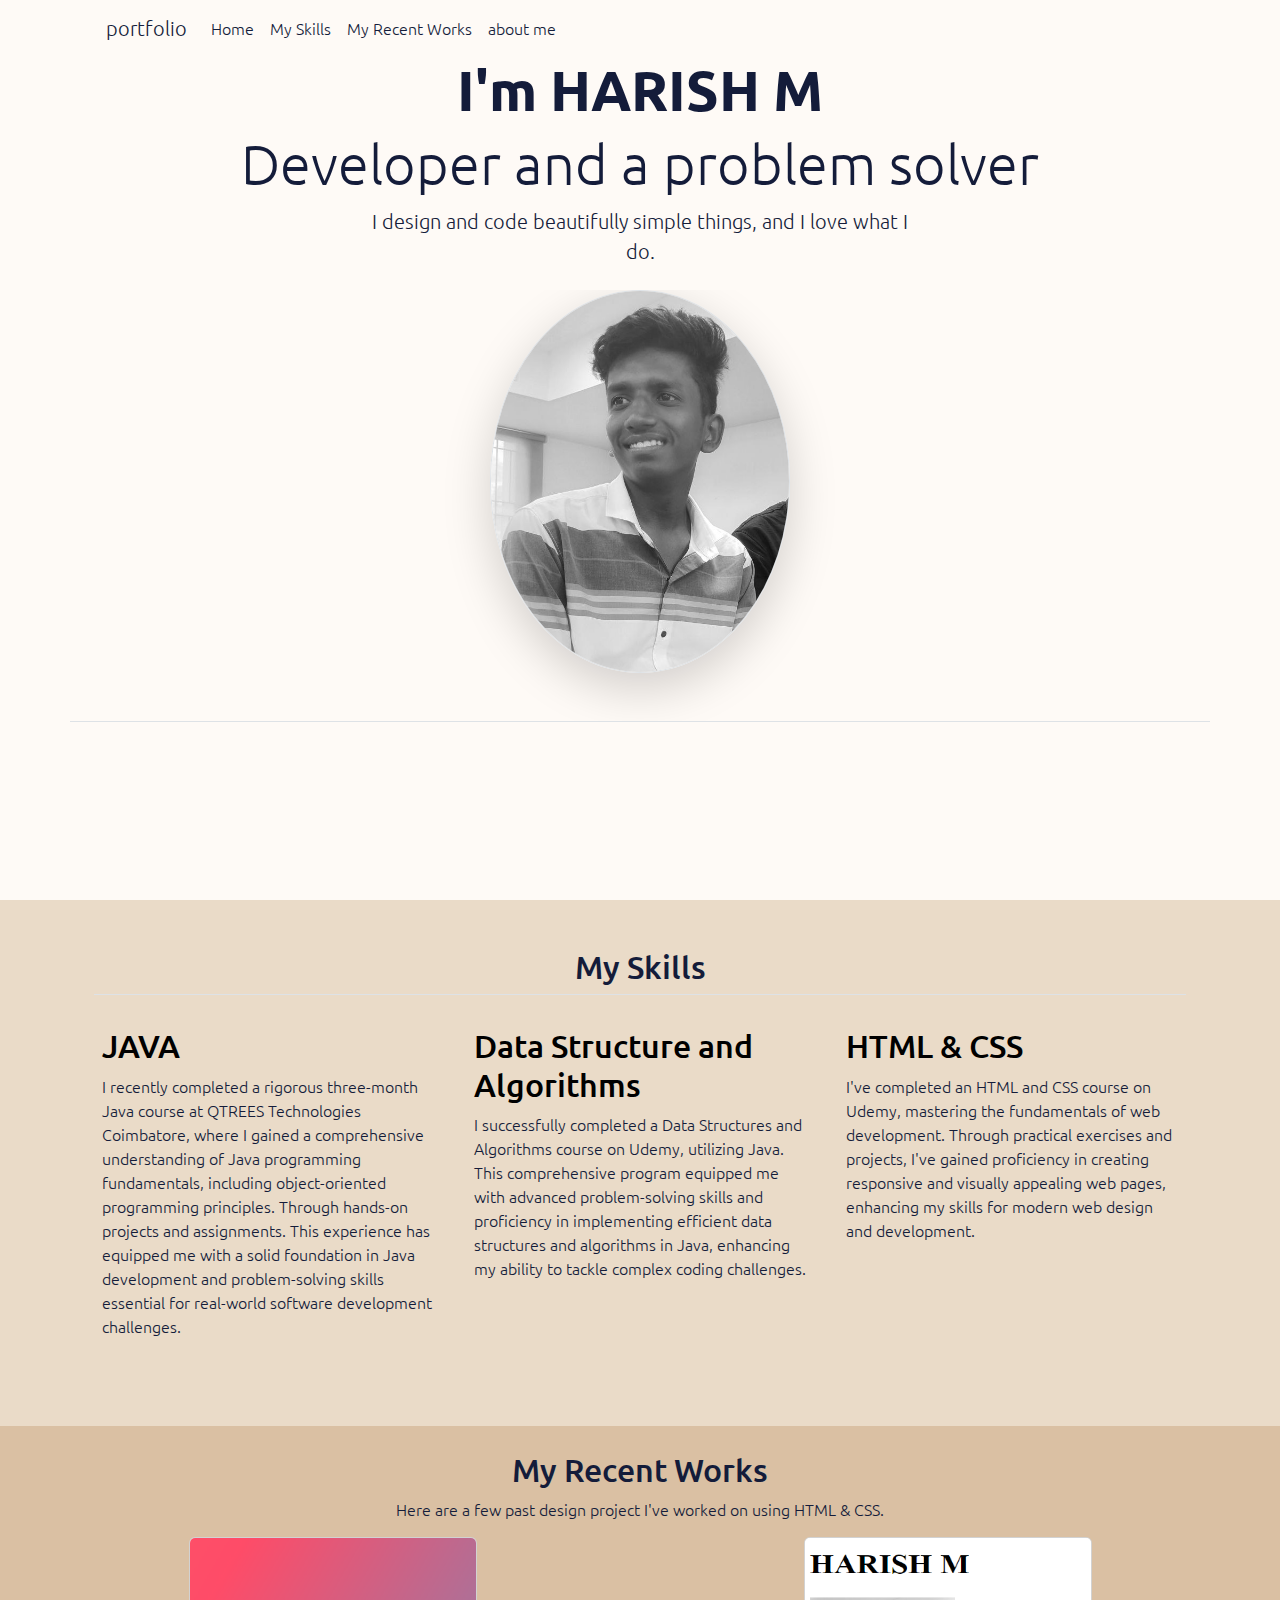
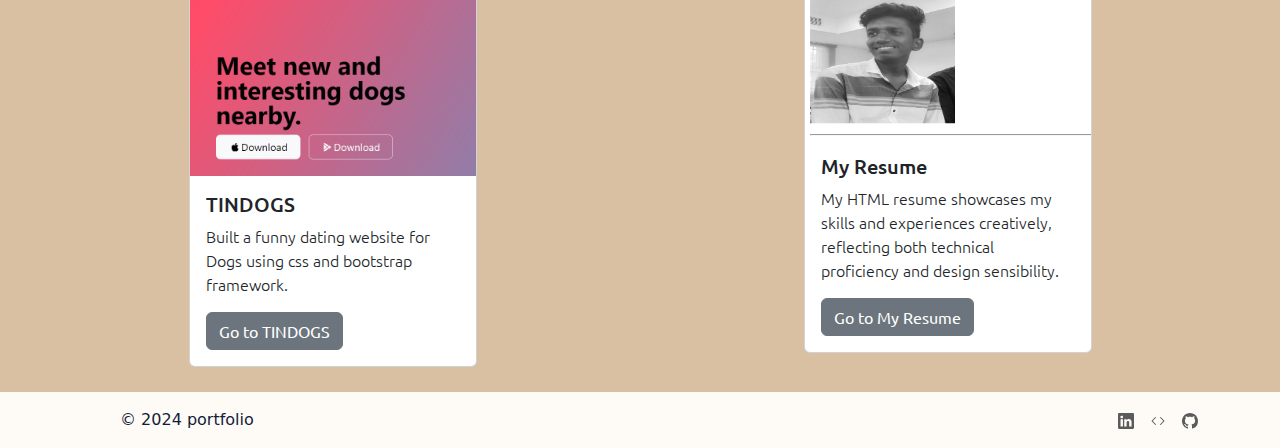
<file: index.html>
<!DOCTYPE html>
<html lang="en">
<head>
    <meta charset="UTF-8">
    <meta http-equiv="X-UA-Compatible" content="IE=edge">
    <meta name="viewport" content="width=device-width, initial-scale=1.0">
    <title>Portfolio</title>
    <link rel="stylesheet" href="./style.css">
    <link rel="preconnect" href="https://fonts.googleapis.com">
<link rel="preconnect" href="https://fonts.gstatic.com" crossorigin>
<script src="https://cdn.jsdelivr.net/npm/bootstrap@5.3.3/dist/js/bootstrap.bundle.min.js" integrity="sha384-YvpcrYf0tY3lHB60NNkmXc5s9fDVZLESaAA55NDzOxhy9GkcIdslK1eN7N6jIeHz" crossorigin="anonymous"></script>
<link href="https://fonts.googleapis.com/css2?family=Caveat:wght@400..700&family=Dancing+Script:wght@400..700&family=Roboto:ital,wght@1,100&family=Ubuntu:ital,wght@0,300;0,400;0,500;0,700;1,300;1,400;1,500;1,700&display=swap" rel="stylesheet">
<link href="https://cdn.jsdelivr.net/npm/bootstrap@5.3.3/dist/css/bootstrap.min.css" rel="stylesheet" integrity="sha384-QWTKZyjpPEjISv5WaRU9OFeRpok6YctnYmDr5pNlyT2bRjXh0JMhjY6hW+ALEwIH" crossorigin="anonymous">
</head>
<body>
    <section id="hero">
        <div class="px-4 mu-5 container text-center border-bottom">
        <nav class="navbar navbar-expand-lg ">
            <div class="container-fluid my-auto" >
              <a class="navbar-brand text-reset" href="#">portfolio</a>
              <button class="navbar-toggler" type="button" data-bs-toggle="collapse" data-bs-target="#navbarNav" aria-controls="navbarNav" aria-expanded="false" aria-label="Toggle navigation">
                <span class="navbar-toggler-icon"></span>
              </button>
              <div class="collapse navbar-collapse" id="navbarNav">
                <ul class="navbar-nav">
                  <li class="nav-item">
                    <a class="nav-link active text-reset" aria-current="page" href="#">Home</a>
                  </li>
                  <li class="nav-item">
                    <a class="nav-link text-reset" href="#myskills">My Skills</a>
                  </li>
                  <li class="nav-item">
                    <a class="nav-link text-reset" href="#recentworks">My Recent Works</a>
                  </li>
                  <li class="nav-item">
                    <a class="nav-link text-reset" href="#footer">about me</a>
                  </li>
                </ul>
              </div>
            </div>
          </nav>
       
            <h1 class="display-4 fw-bold text-body-emphasis text-reset">I'm HARISH M</h1>
            <h2 class="display-4  text-body-emphasis text-reset">Developer and a problem solver </h2>
            <div class="col-lg-6 mx-auto">
              <p class="lead mb-4 aboutme text-reset">I design and code beautifully simple things, and I love what I do.</p>
            </div>
            <div class="overflow-hidden" style="max-height: 100vh;">
              <div class="container px-5 mb-5">
                <img src="./assests/images/hari.jpg" class="photo img-fluid border  shadow-lg  " alt="Example image"   width="300" loading="lazy">
              </div>
            </div>
          </div>
    </section>

    <section id="myskills">
      
      <div class="container px-4 py-5" id="hanging-icons">
        <h2 class="pb-2 border-bottom d-flex justify-content-center ">My Skills</h2>
        <div class="row g-4 py-4 row-cols-1 row-cols-lg-3 d-flex justify-content-around">
          <div class="col d-flex align-items-start">
            
            <div class="px-2">
              <h3 class="fs-2 text-body-emphasis ">JAVA</h3>
              <p>
                I recently completed a rigorous three-month Java course at QTREES Technologies Coimbatore, where I gained a comprehensive understanding of Java programming fundamentals, including object-oriented programming principles. Through hands-on projects and assignments. This experience has equipped me with a solid foundation in Java development and problem-solving skills essential for real-world software development challenges.</p>
            </div>
          </div>
          <div class="col d-flex align-items-start">
         
            <div class="px-2">
              <h3 class="fs-2 text-body-emphasis">Data Structure and Algorithms</h3>
              <!-- <p>Paragraph of text beneath the heading to explain the heading. We'll add onto it with another sentence and probably just keep going until we run out of words.</p> -->
             <p>I successfully completed a Data Structures and Algorithms course on Udemy, utilizing Java. This comprehensive program equipped me with advanced problem-solving skills and proficiency in implementing efficient data structures and algorithms in Java, enhancing my ability to tackle complex coding challenges.</p>
            </div>
          </div>
          <div class="col d-flex align-items-start">
           
            <div class="px-2">
              <h3 class="fs-2 text-body-emphasis">HTML & CSS</h3>
              <!-- <p>Paragraph of text beneath the heading to explain the heading. We'll add onto it with another sentence and probably just keep going until we run out of words.</p> -->
              <p>I've completed an HTML and CSS course on Udemy, mastering the fundamentals of web development. Through practical exercises and projects, I've gained proficiency in creating responsive and visually appealing web pages, enhancing my skills for modern web design and development.</p>
            </div>
          </div>
        </div>
      </div>
    </section>
    <section id="recentworks">
      <div class="works">
        <div class="header">
          <h2>My Recent Works</h2>
      <p>Here are a few past design project I've worked on using HTML & CSS.</p>
        </div>
        <div class="imgcontainer">
          <div class="img1">
            <div class="card" style="width: 18rem;">
              <a href="./tindogs.html"><img src="./assests/images/Screenshot 2024-04-30 014754.png" class="card-img-top" alt="..."></a>
              <div class="card-body">
                <h5 class="card-title">TINDOGS</h5>
                <p class="card-text">Built a funny dating website for Dogs using css and bootstrap framework.</p>
                <a href="./tindogs.html" class="btn btn-secondary">Go to TINDOGS</a>
              </div>
            </div>
          </div>
          <div class="img2">
            <div class="card" style="width: 18rem;">
              <a href="./resume.html"><img src="./assests/images/myresume.png" class="card-img-top" alt="..." height="200px" ></a>
              <div class="card-body">
                <h5 class="card-title">My Resume</h5>
                <p class="card-text">My HTML resume showcases my skills and experiences creatively, reflecting both technical proficiency and design sensibility.</p>
                <a href="./resume.html" class="btn btn-secondary">Go to My Resume</a>
              </div>
            </div>
          </div>
        </div>
      </div>
      </section>
      <section id="footer">
        <div class="container">
          <footer class="d-flex flex-wrap justify-content-between align-items-center py-3 ">
            <div class="col-md-4 d-flex align-items-center">
              <a href="/" class="mb-3 me-2 mb-md-0 text-body-secondary text-decoration-none lh-1">
                <svg class="bi" width="30" height="24"><use xlink:href="#bootstrap"></use></svg>
              </a>
              <span class="mb-3 mb-md-0 ">© 2024 portfolio</span>
            </div>
        
            <ul class="nav col-md-4 justify-content-end list-unstyled d-flex">
              <li class="ms-3"><a class="text-body-secondary" href="https://www.linkedin.com/in/harish-manoharan-893849258/"><svg xmlns="http://www.w3.org/2000/svg" width="16" height="16" fill="currentColor" class="bi bi-linkedin" viewBox="0 0 16 16">
                <path d="M0 1.146C0 .513.526 0 1.175 0h13.65C15.474 0 16 .513 16 1.146v13.708c0 .633-.526 1.146-1.175 1.146H1.175C.526 16 0 15.487 0 14.854zm4.943 12.248V6.169H2.542v7.225zm-1.2-8.212c.837 0 1.358-.554 1.358-1.248-.015-.709-.52-1.248-1.342-1.248S2.4 3.226 2.4 3.934c0 .694.521 1.248 1.327 1.248zm4.908 8.212V9.359c0-.216.016-.432.08-.586.173-.431.568-.878 1.232-.878.869 0 1.216.662 1.216 1.634v3.865h2.401V9.25c0-2.22-1.184-3.252-2.764-3.252-1.274 0-1.845.7-2.165 1.193v.025h-.016l.016-.025V6.169h-2.4c.03.678 0 7.225 0 7.225z"/>
              </svg></a></li>
              <li class="ms-3"><a class="text-body-secondary" href="https://leetcode.com/u/harish050/"><svg xmlns="http://www.w3.org/2000/svg" width="16" height="16" fill="currentColor" class="bi bi-code" viewBox="0 0 16 16">
                <path d="M5.854 4.854a.5.5 0 1 0-.708-.708l-3.5 3.5a.5.5 0 0 0 0 .708l3.5 3.5a.5.5 0 0 0 .708-.708L2.707 8zm4.292 0a.5.5 0 0 1 .708-.708l3.5 3.5a.5.5 0 0 1 0 .708l-3.5 3.5a.5.5 0 0 1-.708-.708L13.293 8z"/>
              </svg></a></li>
              <li class="ms-3"><a class="text-body-secondary" href="https://github.com/727721HARISH050"><svg xmlns="http://www.w3.org/2000/svg" width="16" height="16" fill="currentColor" class="bi bi-github" viewBox="0 0 16 16">
                <path d="M8 0C3.58 0 0 3.58 0 8c0 3.54 2.29 6.53 5.47 7.59.4.07.55-.17.55-.38 0-.19-.01-.82-.01-1.49-2.01.37-2.53-.49-2.69-.94-.09-.23-.48-.94-.82-1.13-.28-.15-.68-.52-.01-.53.63-.01 1.08.58 1.23.82.72 1.21 1.87.87 2.33.66.07-.52.28-.87.51-1.07-1.78-.2-3.64-.89-3.64-3.95 0-.87.31-1.59.82-2.15-.08-.2-.36-1.02.08-2.12 0 0 .67-.21 2.2.82.64-.18 1.32-.27 2-.27s1.36.09 2 .27c1.53-1.04 2.2-.82 2.2-.82.44 1.1.16 1.92.08 2.12.51.56.82 1.27.82 2.15 0 3.07-1.87 3.75-3.65 3.95.29.25.54.73.54 1.48 0 1.07-.01 1.93-.01 2.2 0 .21.15.46.55.38A8.01 8.01 0 0 0 16 8c0-4.42-3.58-8-8-8"/>
              </svg></a></li>
            </ul>
          </footer>
        </div>
      </section>
</body>
</html>
</file>
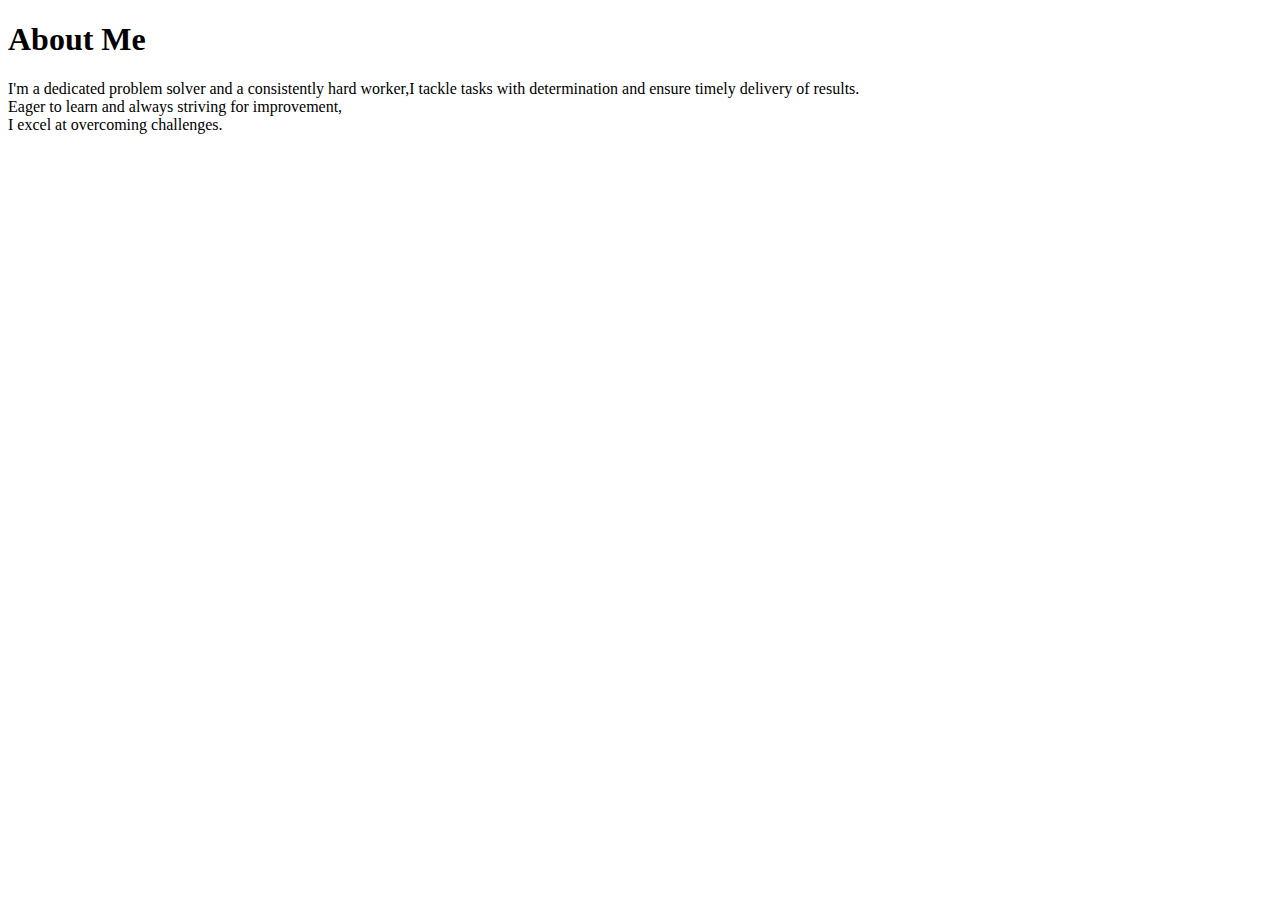
<file: About.html>
<!DOCTYPE html>
<html lang="en">
<head>
    <meta charset="UTF-8">
    <meta http-equiv="X-UA-Compatible" content="IE=edge">
    <meta name="viewport" content="width=device-width, initial-scale=1.0">
    <title>About Me</title>
</head>
<body>
    <h1>About Me</h1>
    <p>
        I'm a dedicated problem solver and a consistently hard worker,I tackle tasks with determination and ensure timely delivery of results. <br>
        Eager to learn and always striving for improvement, <br>
        I excel at overcoming challenges.
    </p>
</body>
</html>
</file>
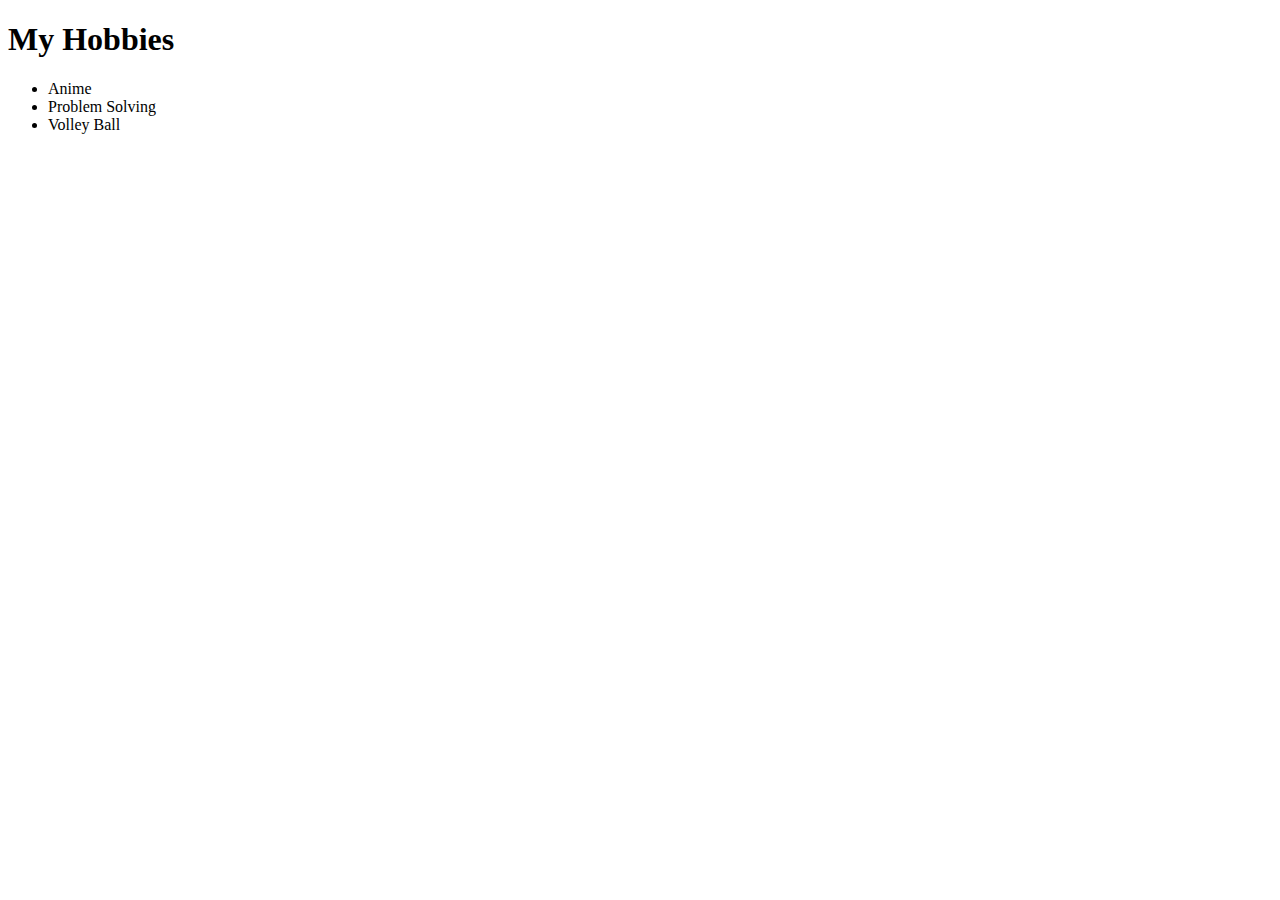
<file: hobbies.html>
<!DOCTYPE html>
<html lang="en">
<head>
    <meta charset="UTF-8">
    <meta http-equiv="X-UA-Compatible" content="IE=edge">
    <meta name="viewport" content="width=device-width, initial-scale=1.0">
    <title>My Hobbies</title>
</head>
<body>
    <h1>My Hobbies</h1>
    <ul>
        <li>Anime</li>
        <li>Problem Solving</li>
        <li>Volley Ball</li>
    </ul>
</body>
</html>
</file>
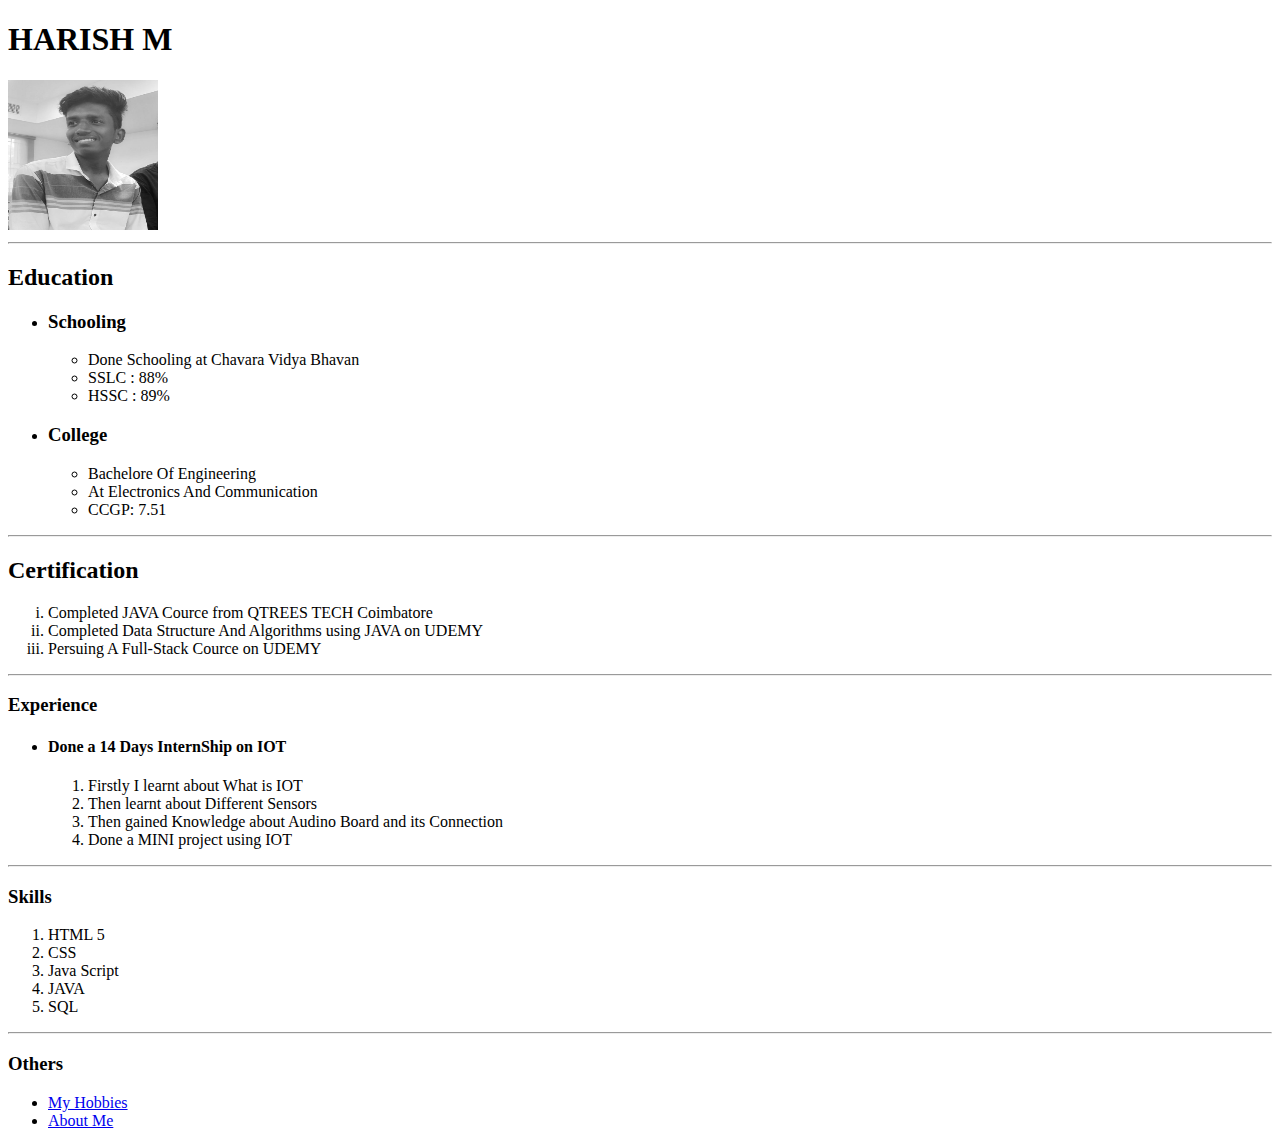
<file: resume.html>
<!DOCTYPE html>
<html lang="en">
<head>
    <meta charset="UTF-8">
    <meta http-equiv="X-UA-Compatible" content="IE=edge">
    <meta name="viewport" content="width=device-width, initial-scale=1.0">
    <title>My Resume</title>
</head>
<body>
    <h1>HARISH M</h1>
    <img src="./assests/images/hari.jpg" alt="An image Of me" height="150" width="150">
    <hr>
    <h2>Education</h2>
    <ul>
        <li><h3>Schooling</h3>
        <ul>
            <li>Done Schooling at Chavara Vidya Bhavan</li>
            <li>SSLC : 88%</li>
            <li>HSSC : 89%</li>
        </ul></li>
        <li><h3>College</h3>
        <ul> <li>Bachelore Of Engineering </li>
        <li> At Electronics And Communication</li> 
    <li>CCGP: 7.51</li></ul>
    </li>
    </ul>
    <hr>
    <h2>Certification</h2>
    <ol type="i">
        <li>Completed JAVA Cource from QTREES TECH Coimbatore</li>
        <li>Completed Data Structure And Algorithms using JAVA on UDEMY</li>
        <li>Persuing A Full-Stack Cource on UDEMY</li>
    </ol>
    <hr>
    <h3>Experience</h3>
    <ul>
        <li><h4>Done a 14 Days InternShip on IOT</h4>
            <ol>
                <li>Firstly I learnt about What is IOT</li>
                <li>Then learnt about Different Sensors</li>
                <li>Then gained Knowledge about Audino Board and its Connection</li>
                <li>Done a MINI project using IOT</li>
            </ol>
        </li>
    </ul>
    <hr>
    <h3>Skills</h3>
    <ol>
        <li>HTML 5</li>
        <li>CSS</li>
        <li>Java Script</li>
        <li>JAVA</li>
        <li>SQL</li>
    </ol>
    <hr>
    <h3>Others</h3>
    <ul>
        <li> <a href="./hobbies.html"> My Hobbies</a> </li>
        <li> <a href="./About.html">About Me</a></li>
    </ul>
    
</body>
</html>
</file>
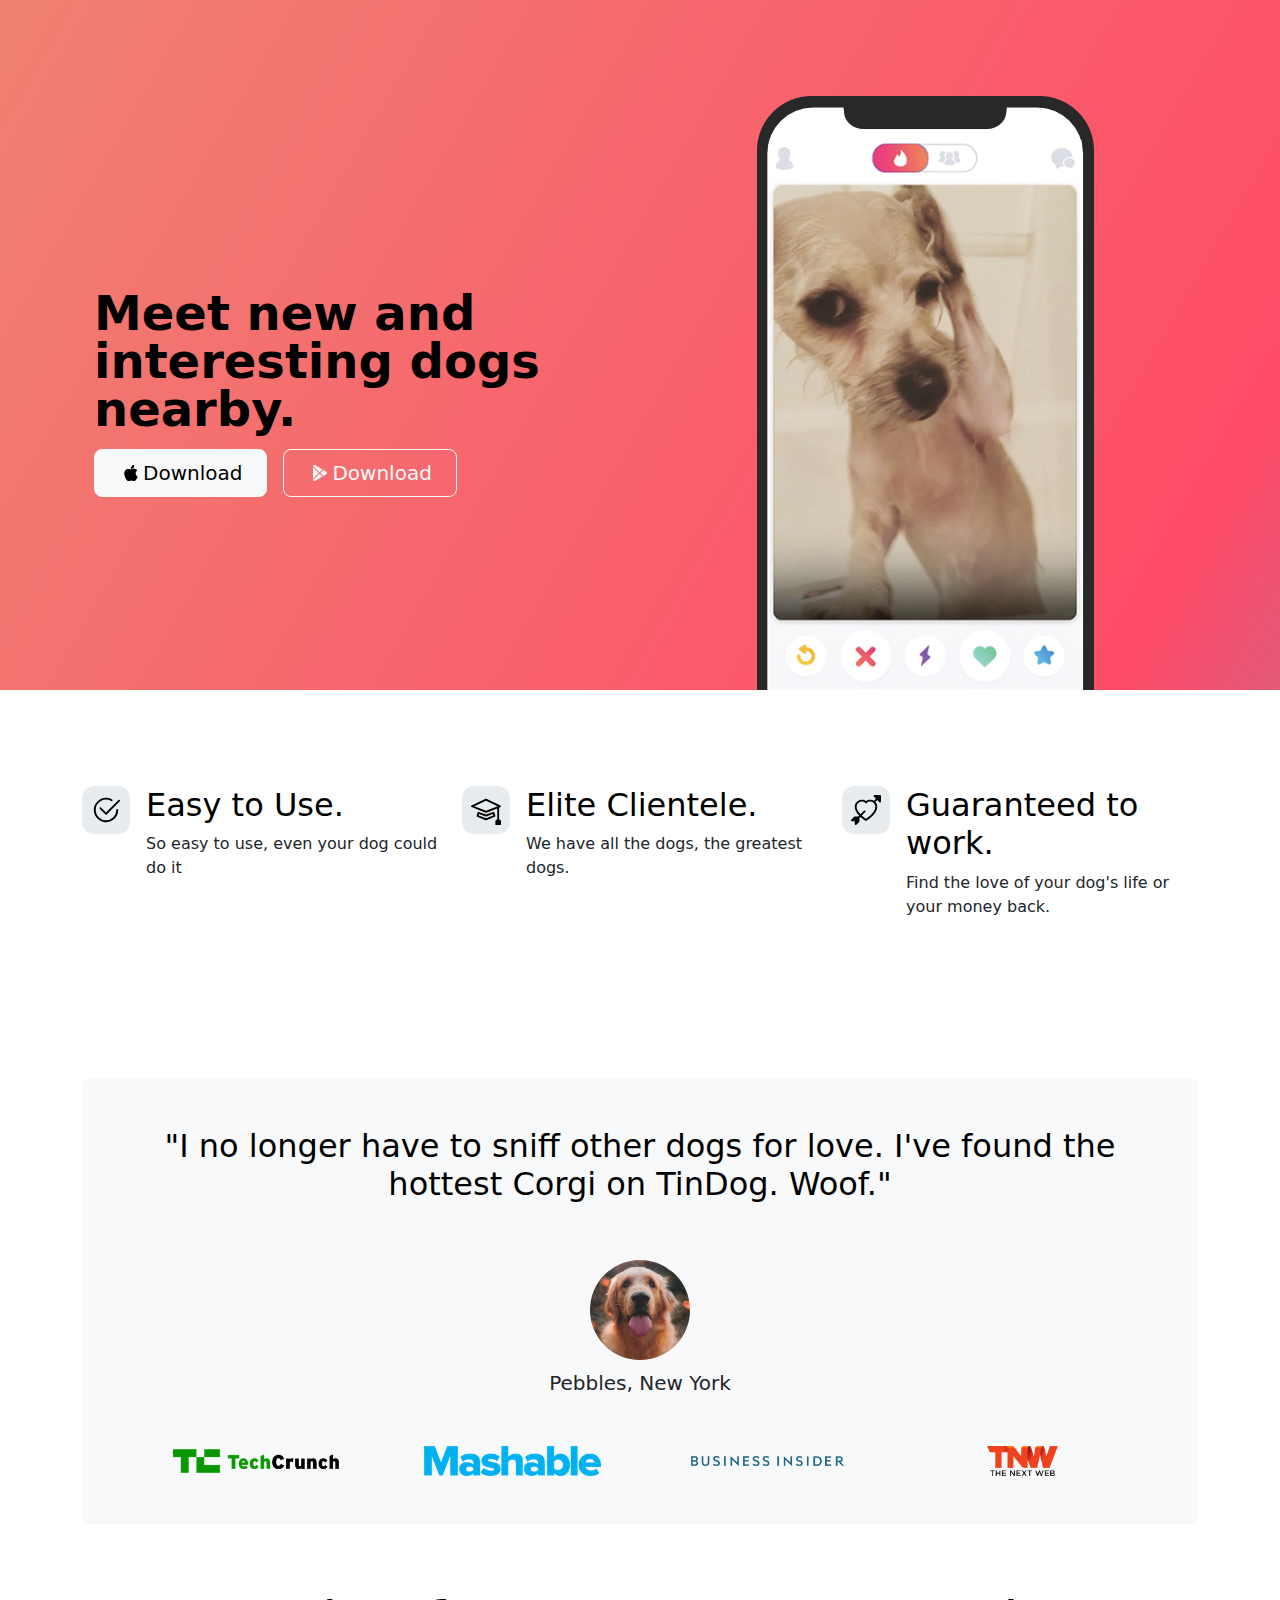
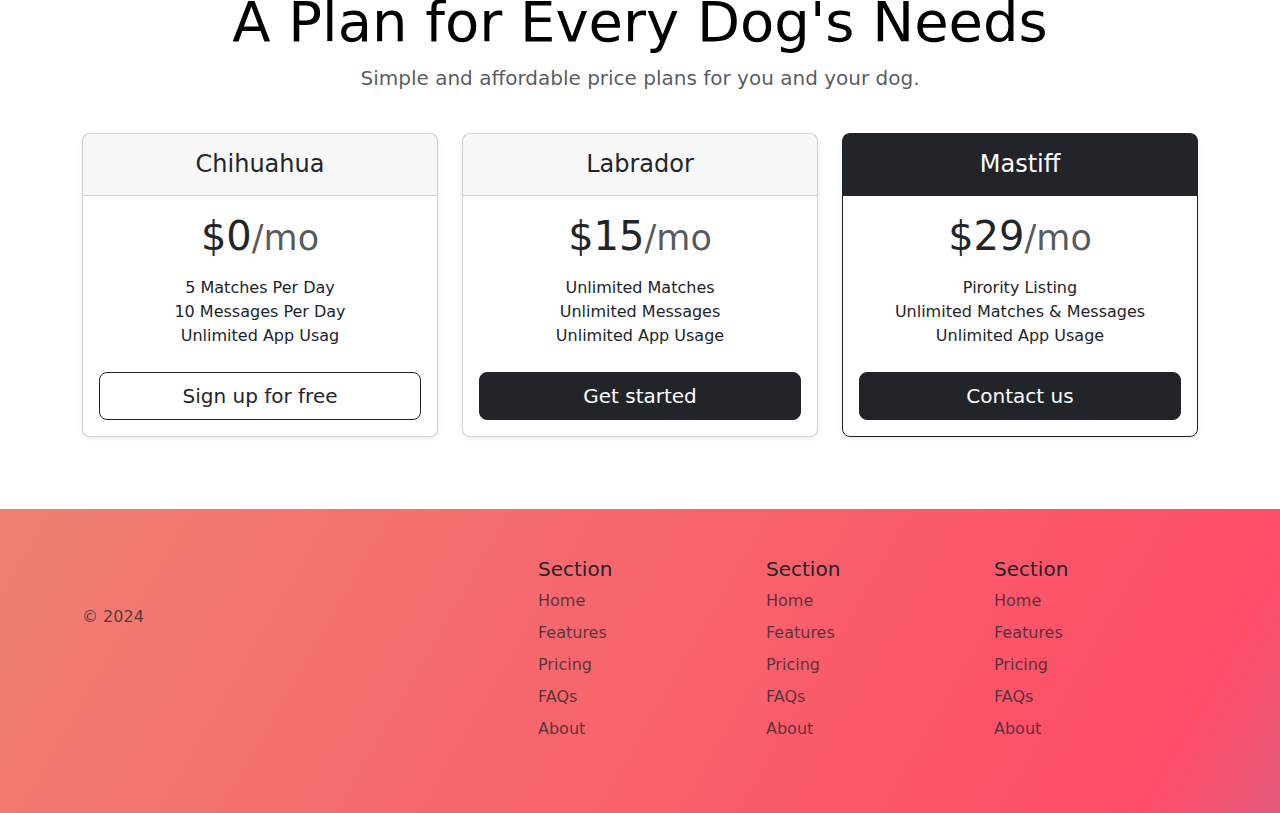
<file: tindogs.html>
<!DOCTYPE html>
<html lang="en">

<head>
  <meta charset="UTF-8">
  <meta name="viewport" content="width=device-width, initial-scale=1.0">
  <link rel="stylesheet" href="./tindogs.css">
  <title>TinDog</title>
  
<link href="https://cdn.jsdelivr.net/npm/bootstrap@5.3.3/dist/css/bootstrap.min.css" rel="stylesheet" integrity="sha384-QWTKZyjpPEjISv5WaRU9OFeRpok6YctnYmDr5pNlyT2bRjXh0JMhjY6hW+ALEwIH" crossorigin="anonymous">
</head>

<body>

  <!-- Title -->
  <section id="title" class="gradient-background">
    <div class="container col-xxl-8 px-4 pt-5 ">
      <div class="row flex-lg-row-reverse align-items-center g-5 pt-5">
        <div class="col-10 col-sm-8 col-lg-6">
          <img src="./assests/images/iphone.png" class="d-block mx-lg-auto img-fluid " alt="Bootstrap Themes" height="200" loading="lazy">
        </div>
        <div class="col-lg-6">
          <h1 class="display-5 fw-bold text-body-emphasis lh-1 mb-3">Meet new and interesting dogs nearby.</h1>
          <!-- <p class="lead">Quickly design and customize responsive mobile-first sites with Bootstrap, the world’s most popular front-end open source toolkit, featuring Sass variables and mixins, responsive grid system, extensive prebuilt components, and powerful JavaScript plugins.</p> -->
          <div class="d-grid gap-2 d-md-flex justify-content-md-start">
            <button type="button" class="btn btn-light btn-lg px-4 me-md-2 "><svg xmlns="http://www.w3.org/2000/svg" width="16" height="16" fill="currentColor"
              class="bi bi-apple mb-1 mx-1 " viewBox="0 0 16 16">
<path
                d="M11.182.008C11.148-.03 9.923.023 8.857 1.18c-1.066 1.156-.902 2.482-.878 2.516.024.034 1.52.087 2.475-1.258.955-1.345.762-2.391.728-2.43Zm3.314 11.733c-.048-.096-2.325-1.234-2.113-3.422.212-2.189 1.675-2.789 1.698-2.854.023-.065-.597-.79-1.254-1.157a3.692 3.692 0 0 0-1.563-.434c-.108-.003-.483-.095-1.254.116-.508.139-1.653.589-1.968.607-.316.018-1.256-.522-2.267-.665-.647-.125-1.333.131-1.824.328-.49.196-1.422.754-2.074 2.237-.652 1.482-.311 3.83-.067 4.56.244.729.625 1.924 1.273 2.796.576.984 1.34 1.667 1.659 1.899.319.232 1.219.386 1.843.067.502-.308 1.408-.485 1.766-.472.357.013 1.061.154 1.782.539.571.197 1.111.115 1.652-.105.541-.221 1.324-1.059 2.238-2.758.347-.79.505-1.217.473-1.282Z" />
<path
                d="M11.182.008C11.148-.03 9.923.023 8.857 1.18c-1.066 1.156-.902 2.482-.878 2.516.024.034 1.52.087 2.475-1.258.955-1.345.762-2.391.728-2.43Zm3.314 11.733c-.048-.096-2.325-1.234-2.113-3.422.212-2.189 1.675-2.789 1.698-2.854.023-.065-.597-.79-1.254-1.157a3.692 3.692 0 0 0-1.563-.434c-.108-.003-.483-.095-1.254.116-.508.139-1.653.589-1.968.607-.316.018-1.256-.522-2.267-.665-.647-.125-1.333.131-1.824.328-.49.196-1.422.754-2.074 2.237-.652 1.482-.311 3.83-.067 4.56.244.729.625 1.924 1.273 2.796.576.984 1.34 1.667 1.659 1.899.319.232 1.219.386 1.843.067.502-.308 1.408-.485 1.766-.472.357.013 1.061.154 1.782.539.571.197 1.111.115 1.652-.105.541-.221 1.324-1.059 2.238-2.758.347-.79.505-1.217.473-1.282Z" />
</svg>Download</button>
            <button type="button" class="btn btn-outline-light btn-lg px-4"><svg xmlns="http://www.w3.org/2000/svg" width="16" height="16" fill="currentColor"
              class="bi bi-google-play mb-1 mx-1" viewBox="0 0 16 16">
<path
                d="M14.222 9.374c1.037-.61 1.037-2.137 0-2.748L11.528 5.04 8.32 8l3.207 2.96 2.694-1.586Zm-3.595 2.116L7.583 8.68 1.03 14.73c.201 1.029 1.36 1.61 2.303 1.055l7.294-4.295ZM1 13.396V2.603L6.846 8 1 13.396ZM1.03 1.27l6.553 6.05 3.044-2.81L3.333.215C2.39-.341 1.231.24 1.03 1.27Z" />
</svg>Download</button>
          </div>
        </div>
      </div>
    </div>
  </section>
  <!-- Features -->
  <section id="features">
    <div class="container px-1.8 py-5" id="hanging-icons">
      <div class="row g-4 py-5 row-cols-1 row-cols-lg-3 px-1.8">
        <div class="col d-flex align-items-start">
          <div class="icon-square text-body-emphasis bg-body-secondary d-inline-flex align-items-center justify-content-center fs-4 flex-shrink-0 me-3 ">
            <!-- <svg class="bi" width="1em" height="1em"><use xlink:href="#toggles2"></use></svg> -->
            <svg xmlns="http://www.w3.org/2000/svg" height="30" fill="currentColor" class="bi bi-check2-circle"
              viewBox="0 0 16 16">
<path
                d="M2.5 8a5.5 5.5 0 0 1 8.25-4.764.5.5 0 0 0 .5-.866A6.5 6.5 0 1 0 14.5 8a.5.5 0 0 0-1 0 5.5 5.5 0 1 1-11 0z" />
<path
                d="M15.354 3.354a.5.5 0 0 0-.708-.708L8 9.293 5.354 6.646a.5.5 0 1 0-.708.708l3 3a.5.5 0 0 0 .708 0l7-7z" />
</svg>
          </div>
          <div>
            <h3 class="fs-2 text-body-emphasis">Easy to Use.</h3>
            <!-- <p>Paragraph of text beneath the heading to explain the heading. We'll add onto it with another sentence and probably just keep going until we run out of words.</p> -->
           <p>
            So easy to use, even your dog could do it</p> 
          </div>
        </div>
        <div class="col d-flex align-items-start">
          <div class="icon-square text-body-emphasis bg-body-secondary d-inline-flex align-items-center justify-content-center fs-4 flex-shrink-0 me-3">
            <!-- <svg class="bi" width="1em" height="1em"><use xlink:href="#cpu-fill"></use></svg> -->
            <svg xmlns="http://www.w3.org/2000/svg" height="30" fill="currentColor" class="bi bi-mortarboard" viewBox="0 0 16 16">
              <path d="M8.211 2.047a.5.5 0 0 0-.422 0l-7.5 3.5a.5.5 0 0 0 .025.917l7.5 3a.5.5 0 0 0 .372 0L14 7.14V13a1 1 0 0 0-1 1v2h3v-2a1 1 0 0 0-1-1V6.739l.686-.275a.5.5 0 0 0 .025-.917l-7.5-3.5ZM8 8.46 1.758 5.965 8 3.052l6.242 2.913L8 8.46Z"/>
              <path d="M4.176 9.032a.5.5 0 0 0-.656.327l-.5 1.7a.5.5 0 0 0 .294.605l4.5 1.8a.5.5 0 0 0 .372 0l4.5-1.8a.5.5 0 0 0 .294-.605l-.5-1.7a.5.5 0 0 0-.656-.327L8 10.466 4.176 9.032Zm-.068 1.873.22-.748 3.496 1.311a.5.5 0 0 0 .352 0l3.496-1.311.22.748L8 12.46l-3.892-1.556Z"/>
              </svg>
              
          </div>
          <div>
            <h3 class="fs-2 text-body-emphasis">Elite Clientele.</h3>
            <!-- <p>Paragraph of text beneath the heading to explain the heading. We'll add onto it with another sentence and probably just keep going until we run out of words.</p> -->
            <p>We have all the dogs, the greatest dogs.</p>
          </div>
        </div>
        <div class="col d-flex align-items-start">
          <div class="icon-square text-body-emphasis bg-body-secondary d-inline-flex align-items-center justify-content-center fs-4 flex-shrink-0 me-3">
            <!-- <svg class="bi" width="1em" height="1em"><use xlink:href="#tools"></use></svg> -->
            <svg xmlns="http://www.w3.org/2000/svg" height="30" fill="currentColor" class="bi bi-arrow-through-heart"
              viewBox="0 0 16 16">
<path fill-rule="evenodd"
                d="M2.854 15.854A.5.5 0 0 1 2 15.5V14H.5a.5.5 0 0 1-.354-.854l1.5-1.5A.5.5 0 0 1 2 11.5h1.793l.53-.53c-.771-.802-1.328-1.58-1.704-2.32-.798-1.575-.775-2.996-.213-4.092C3.426 2.565 6.18 1.809 8 3.233c1.25-.98 2.944-.928 4.212-.152L13.292 2 12.147.854A.5.5 0 0 1 12.5 0h3a.5.5 0 0 1 .5.5v3a.5.5 0 0 1-.854.354L14 2.707l-1.006 1.006c.236.248.44.531.6.845.562 1.096.585 2.517-.213 4.092-.793 1.563-2.395 3.288-5.105 5.08L8 13.912l-.276-.182a21.86 21.86 0 0 1-2.685-2.062l-.539.54V14a.5.5 0 0 1-.146.354l-1.5 1.5Zm2.893-4.894A20.419 20.419 0 0 0 8 12.71c2.456-1.666 3.827-3.207 4.489-4.512.679-1.34.607-2.42.215-3.185-.817-1.595-3.087-2.054-4.346-.761L8 4.62l-.358-.368c-1.259-1.293-3.53-.834-4.346.761-.392.766-.464 1.845.215 3.185.323.636.815 1.33 1.519 2.065l1.866-1.867a.5.5 0 1 1 .708.708L5.747 10.96Z" />
</svg>
          </div>
          <div>
            <h3 class="fs-2 text-body-emphasis">Guaranteed to work.</h3>
            <!-- <p>Paragraph of text beneath the heading to explain the heading. We'll add onto it with another sentence and probably just keep going until we run out of words.</p> -->
            <p>Find the love of your dog's life or your money back.</p>
          </div>
        </div>
      </div>
    </div>
  </section>
  <!-- Testimonial -->
  <section id="testimonial">
    <div class="container my-5">
      <div class="p-5 text-center bg-body-tertiary rounded-3">
        <h2 class="text-body-emphasis">"I no longer have to sniff other dogs for love. I've found the hottest Corgi on TinDog. Woof."</h2>
        <img src="./assests/images/dog-img.jpg" class="profile-img mt-5 " alt="">
        <p class="col-lg-8 mx-auto lead mt-2">Pebbles, New York</p>
        <div class="container mt-5">
          <div class="row">
            <div class="col-md-3 col-sm-12 ">
              <img src="./assests/images/techcrunch.png" alt="" height="30">
            </div>
            <div class="col-md-3 col-sm-12">
              <img src="./assests/images/mashable.png"  height="30" alt="">
            </div>
            <div class="col-md-3 col-sm-12">
              <img src="./assests/images/bizinsider.png"  height="30" alt="">
            </div>
            <div class="col-md-3 col-sm-12">
              <img src="./assests/images/tnw.png"  height="30" alt="">
            </div>
          </div>
        </div>
      </div>
    </div>
  
  
   
  </section>
  <!-- Pricing -->
  <section id="pricing">
    <div class="container">
      <header>
        <div class="pricing-header p-3 pb-md-4 mx-auto text-center">
          <h1 class="display-4 fw-normal text-body-emphasis">A Plan for Every Dog's Needs</h1>
          <p class="fs-5 text-body-secondary">Simple and affordable price plans for you and your dog. </p>
        </div>
      </header>
    
      <main>
        <div class="row row-cols-1 row-cols-md-3 mb-3 text-center">
          <div class="col">
            <div class="card mb-4 rounded-3 shadow-sm">
              <div class="card-header py-3">
                <h4 class="my-0 fw-normal">Chihuahua</h4>
              </div>
              <div class="card-body">
                <h1 class="card-title pricing-card-title">$0<small class="text-body-secondary fw-light">/mo</small></h1>
                <ul class="list-unstyled mt-3 mb-4">
                 <li> 5 Matches Per Day</li>
                  <li> 10 Messages Per Day</li>
              <li>  Unlimited App Usag</li>
                </ul>
                <button type="button" class="w-100 btn btn-lg btn-outline-dark">Sign up for free</button>
              </div>
            </div>
          </div>
          <div class="col">
            <div class="card mb-4 rounded-3 shadow-sm">
              <div class="card-header py-3">
                <h4 class="my-0 fw-normal">Labrador</h4>
              </div>
              <div class="card-body">
                <h1 class="card-title pricing-card-title">$15<small class="text-body-secondary fw-light">/mo</small></h1>
                <ul class="list-unstyled mt-3 mb-4">
                  <li>Unlimited Matches</li>
                  <li>Unlimited Messages</li>
                  <li>Unlimited App Usage</li>
                  <!-- <li>Help center access</li> -->
                </ul>
                <button type="button" class="w-100 btn btn-lg btn-dark">Get started</button>
              </div>
            </div>
          </div>
          <div class="col">
            <div class="card mb-4 rounded-3 shadow-sm border-dark">
              <div class="card-header py-3 text-bg-dark border-dark">
                <h4 class="my-0 fw-normal">Mastiff</h4>
              </div>
              <div class="card-body">
                <h1 class="card-title pricing-card-title">$29<small class="text-body-secondary fw-light">/mo</small></h1>
                <ul class="list-unstyled mt-3 mb-4">
                  <li>Pirority Listing</li>
                  <li>Unlimited Matches & Messages</li>
                  <li>Unlimited App Usage</li>
                </ul>
                <button type="button" class="w-100 btn btn-lg btn-dark">Contact us</button>
              </div>
            </div>
          </div>
        </div>  
      </main>
    </div>
  </section>
  <!-- Footer -->
  <section id="footer" class="gradient-background">
    <div class="container">
      <footer class="row row-cols-1 row-cols-sm-2 row-cols-md-5 py-5 mt-5">
        <div class="col mb-3">
          <a href="/" class="d-flex align-items-center mb-3 link-body-emphasis text-decoration-none">
            <svg class="bi me-2" width="40" height="32"><use xlink:href="#bootstrap"></use></svg>
          </a>
          <p class="text-body-secondary">© 2024</p>
        </div>
    
        <div class="col mb-3">
    
        </div>
    
        <div class="col mb-3">
          <h5>Section</h5>
          <ul class="nav flex-column">
            <li class="nav-item mb-2"><a href="#" class="nav-link p-0 text-body-secondary">Home</a></li>
            <li class="nav-item mb-2"><a href="#" class="nav-link p-0 text-body-secondary">Features</a></li>
            <li class="nav-item mb-2"><a href="#" class="nav-link p-0 text-body-secondary">Pricing</a></li>
            <li class="nav-item mb-2"><a href="#" class="nav-link p-0 text-body-secondary">FAQs</a></li>
            <li class="nav-item mb-2"><a href="#" class="nav-link p-0 text-body-secondary">About</a></li>
          </ul>
        </div>
    
        <div class="col mb-3">
          <h5>Section</h5>
          <ul class="nav flex-column">
            <li class="nav-item mb-2"><a href="#" class="nav-link p-0 text-body-secondary">Home</a></li>
            <li class="nav-item mb-2"><a href="#" class="nav-link p-0 text-body-secondary">Features</a></li>
            <li class="nav-item mb-2"><a href="#" class="nav-link p-0 text-body-secondary">Pricing</a></li>
            <li class="nav-item mb-2"><a href="#" class="nav-link p-0 text-body-secondary">FAQs</a></li>
            <li class="nav-item mb-2"><a href="#" class="nav-link p-0 text-body-secondary">About</a></li>
          </ul>
        </div>
    
        <div class="col mb-3">
          <h5>Section</h5>
          <ul class="nav flex-column">
            <li class="nav-item mb-2"><a href="#" class="nav-link p-0 text-body-secondary">Home</a></li>
            <li class="nav-item mb-2"><a href="#" class="nav-link p-0 text-body-secondary">Features</a></li>
            <li class="nav-item mb-2"><a href="#" class="nav-link p-0 text-body-secondary">Pricing</a></li>
            <li class="nav-item mb-2"><a href="#" class="nav-link p-0 text-body-secondary">FAQs</a></li>
            <li class="nav-item mb-2"><a href="#" class="nav-link p-0 text-body-secondary">About</a></li>
          </ul>
        </div>
      </footer>
    </div>
  </section>
</body>

</html>
</file>
<file: style.css>
#hero{
    font-family: "Ubuntu", sans-serif;
    font-weight: 300;
     font-style: normal;
    background-color:#FEFAF6 ;
     height: 100vh; 
     margin: 0; 
     color: #141c3a;
}
.photo{
    border-radius: 50%;
}
#myskills
{
    background-color: #EADBC8;
    color: #141c3a;
    font-family: "Ubuntu", sans-serif;
    font-weight: 300;
    font-style: normal;
}
#recentworks
{
    background-color: #DAC0A3;
    padding: 25px;
    font-family: "Ubuntu", sans-serif;
    font-weight: 300;
     font-style: normal;
     color:#141c3a;
    
}
.header > h2{
    display: flex;
    justify-content: center;
}
.header > p{
    display: flex;
    justify-content: center;
}
.imgcontainer
{
    display: flex;
    justify-content: space-around;
}
.img1
{
    display: flex;
    justify-content: center;
}
@media only screen and (max-width: 767px)
{

    .header > p
    {
        padding: 0 20px;
    }
    .imgcontainer
    {
        display: block;
       
    }
    .imgcontainer > .img1,.imgcontainer>.img2
    {
        display: flex;
        justify-content: center;
        padding-bottom: 30px;
    }
}
#footer
{
    background-color:#FEFBF6 ;
    color: #141c3a;
}
</file>
<file: tindogs.css>
.gradient-background {

  background: linear-gradient(300deg, #00bfff, #ff4c68, #ef8172);
  background-size: 180% 180%;
  animation: gradient-animation 18s ease infinite;
}

@keyframes gradient-animation {
  0% {
    background-position: 0% 50%;
  }
  50% {
    background-position: 100% 50%;
  }
  100% {
    background-position: 0% 50%;
  }
}

.icon-square {
  width: 3rem;
  height: 3rem;
  border-radius: 0.75rem;
}

.profile-img {
  border-radius: 50%;
  height: 100px;
  
}
</file>
